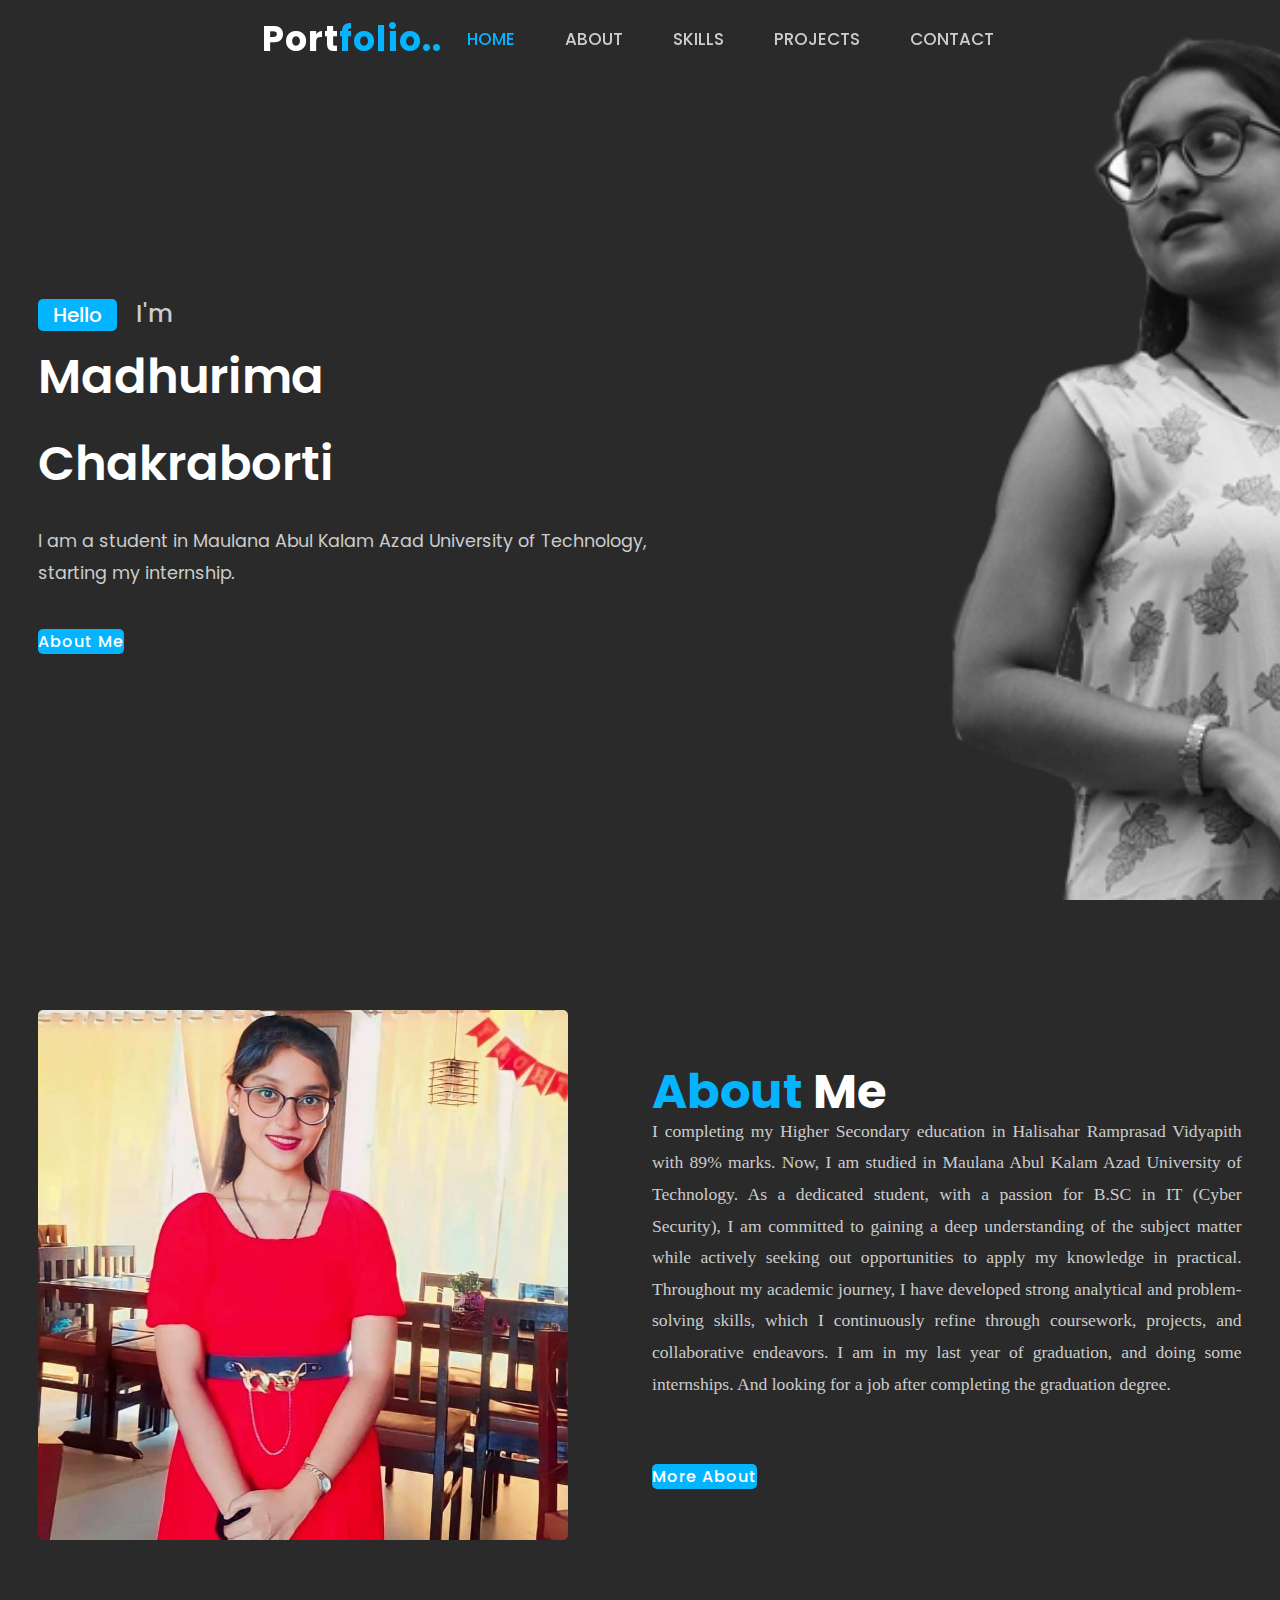
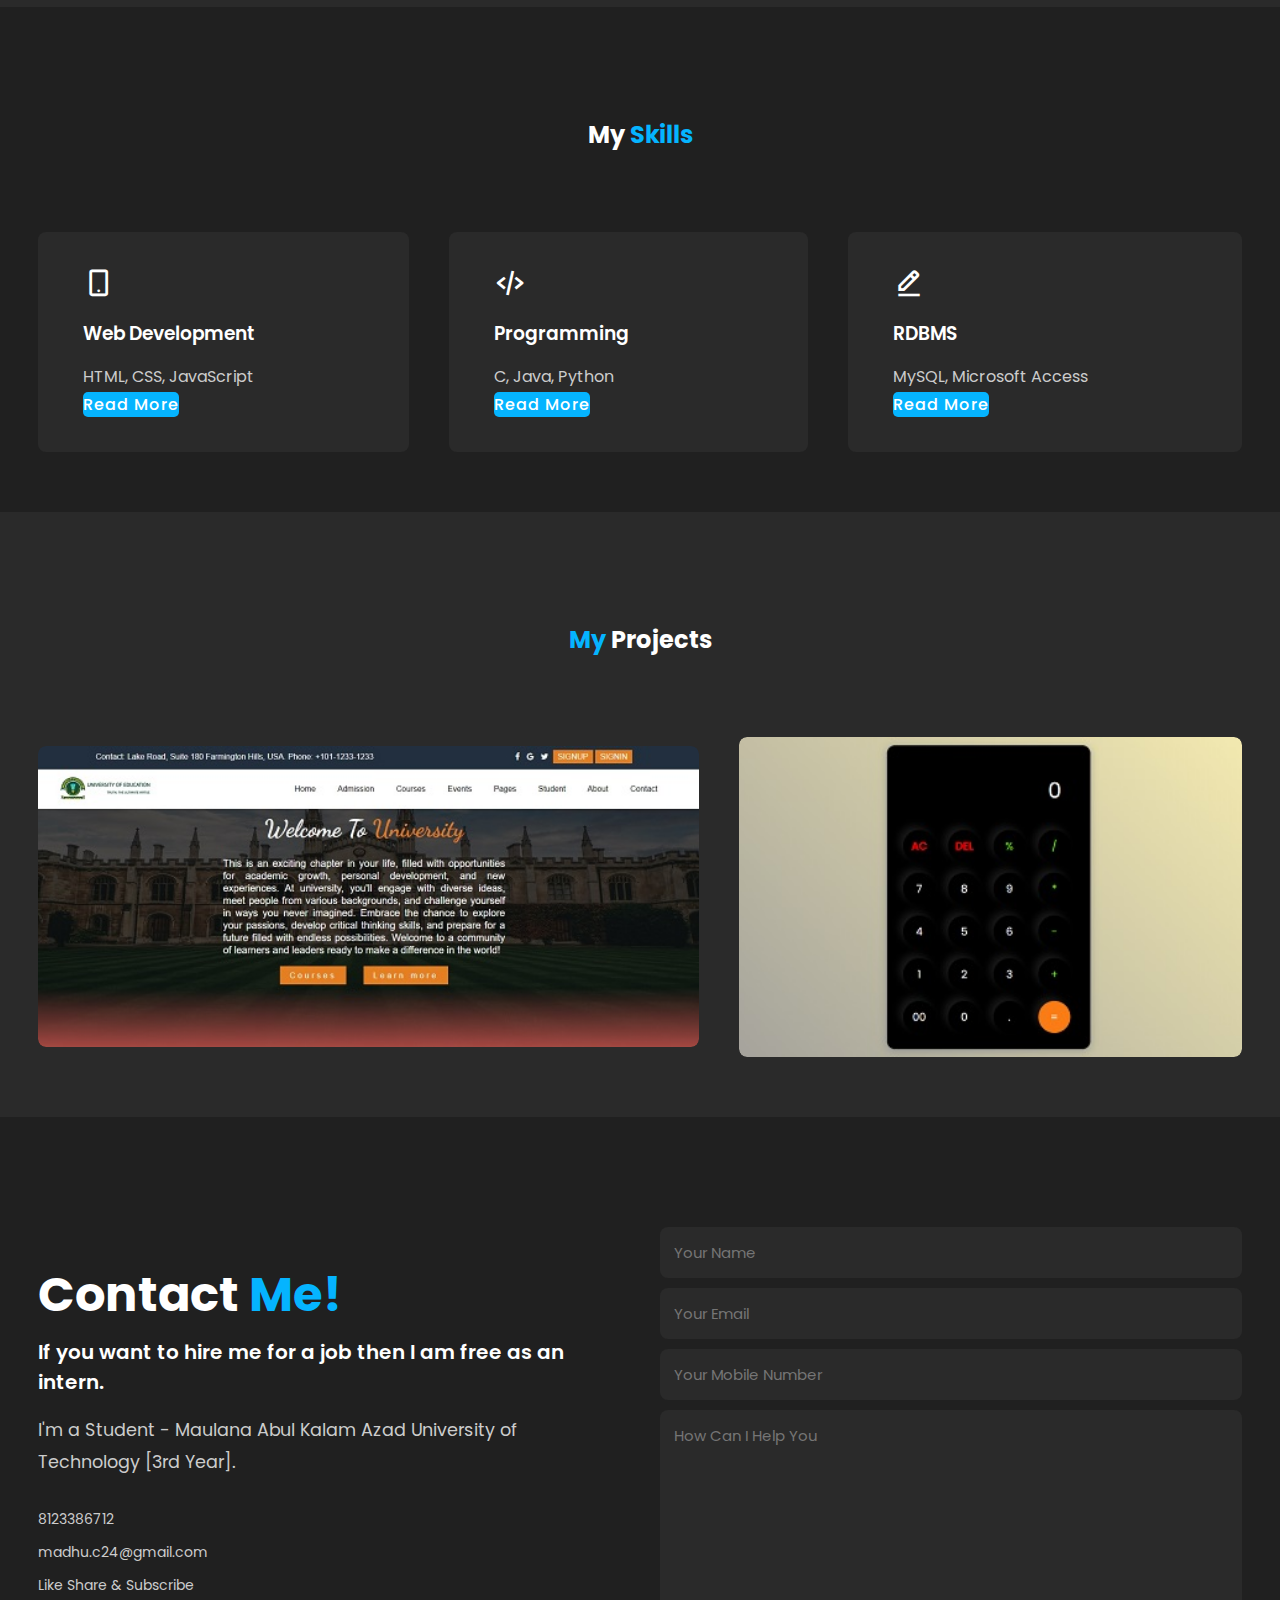
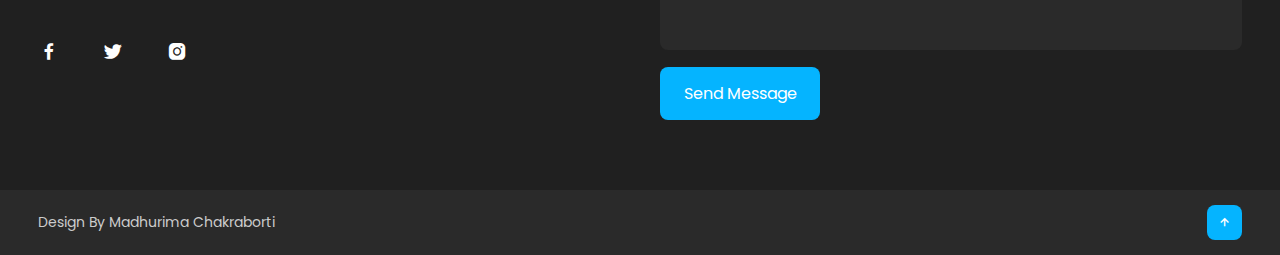
<file: index.html>
<!DOCTYPE html>
<html lang="en">
	<head>
		<meta charset="utf-8">
		<meta name="viewport" content="width=device-width, initial-scale=1">
		<title>My Portfolio</title>
		<link rel="stylesheet" type="text/css" href="style1.css">
		<link rel="stylesheet" href="https://unpkg.com/boxicons@latest/css/boxicons.min.css">
	</head>
	
	<body>
	<!-- Header Section -->
	<header>
		<a href="#" class="logo">Port<span>folio..</span></a>
		<ul class="navlist">
			<li><a href="#home" class="active">HOME</a></li>
			<li><a href="#about">ABOUT</a></li>
			<li><a href="#skills">SKILLS</a></li>
			<li><a href="#projects">PROJECTS</a></li>
			<li><a href="#contact">CONTACT</a></li>
		</ul>
		<div class="bx bx-menu" id="menu-icon"></div>
	</header>
	
	<!-- Home Section -->
	<section class="home" id="home">
		<div class="home-text">
			<div class="slide">
				<span class="one">Hello</span>
				<span class="two"><font size="5">I'm</font></span>
			</div>
			<h1>Madhurima</h1>
			<h1>Chakraborti</h1>
			<p align="justify">I am a student in Maulana Abul Kalam Azad University of Technology,<br> starting my internship.</p>
			<div class="button">
				<a href="#" class="btn">About Me</a>
			</div>
		</div>
	</section>
	<!-- About Section -->
	<section class="about" id="about">
		<div class="about-img">
			<img src="abt.jpg">
		</div>
		<div class="about-text">
			<h2><span>About </span>Me</h2>
			<p align="justify">I completing my Higher Secondary education in Halisahar Ramprasad Vidyapith with 89% marks. 
				Now, I am studied in Maulana Abul Kalam Azad University of Technology. 
				As a dedicated student, with a passion for B.SC in IT (Cyber Security), I am committed to gaining a deep understanding of the subject matter 
				while actively seeking out opportunities to apply my knowledge in practical. 
				Throughout my academic journey, I have developed strong analytical and problem-solving skills, 
				which I continuously refine through coursework, projects, and collaborative endeavors.
				I am in my last year of graduation, and doing some internships. And looking for a job after completing the graduation degree.
			</p>
			<a href="#" class="btn">More About</a>
		</div>
	</section>
	<!-- Skill Section -->
	<section class="skills" id="skills">
	<div class="main-text">
		<h2>My <span>Skills</span></h2>
	</div>
	<div class="skills-content">
		<div class="box">
			<div class="s-icons">
				<i class='bx bx-mobile-alt'></i>
			</div>
			
			<h3>Web Development</h3>
			<p>HTML, CSS, JavaScript</p>
			<a href="#" class="btn">Read More</a>
		</div>
			
		<div class="box">
			<div class="s-icons">
				<i class='bx bx-code-alt'></i>
			</div>
			<h3>Programming</h3>
			<p>C, Java, Python</p>
			<a href="#" class="btn">Read More</a>
		</div>
		
		<div class="box">
			<div class="s-icons">
				<i class='bx bx-edit-alt'></i>
			</div>
			<h3>RDBMS</h3>
			<p>MySQL, Microsoft Access</p>
			<a href="#" class="btn">Read More</a>
		</div>
	</div>
	</section>
	<!-- My Projects -->
	<section class="projects" id="projects">
		<div class="main-text">
			<h2><span>My </span>Projects</h2>
		</div>
		<div class="projects-content">
			<div class="row">
				<img src="landingpage1.jpg">
				<div class="layer">
					<h5>Landing Page</h5>
					<p align="justify">This is a basic website page which is called "Landing Page".
						It is basis on the University or college portal. It is simple but also attractive.</p>
					<a href="#"> <i class='bx bx-link-external'></i></a>
				</div>
			</div>
			
			<div class="row">
				<img src="calc1.jpg">
				<div class="layer">
					<h5>Calculator</h5>
					<p align="justify">This is a Calculator. Where we can calculate any kind of equation
						like sum, subtraction, product, division and modulous.
						Also we have clear, delete button.</p>
					<a href="#"> <i class='bx bx-link-external'></i></a>
				</div>
			</div>
		</div>
	</section>
	
	<!-- Contact Section -->
	<section class="contact" id="contact">
		<div class="contact-text">
			<h2>Contact <span>Me!</span></h2>
			<h4>If you want to hire me for a job then I am free as an intern.</h4>
			<p>I'm a Student - Maulana Abul Kalam Azad University of Technology [3rd Year].</p>
			<div class="list">
				<li><a href="#">8123386712</a></li>
				<li><a href="#">madhu.c24@gmail.com</a></li>
				<li><a href="#">Like Share & Subscribe</a></li>
			</div>
			
			<div class="contact-icons">
				<a href="#"><i class='bx bxl-facebook' ></i></a>
				<a href="#"><i class='bx bxl-twitter' ></i></a>
				<a href="#"><i class='bx bxl-instagram-alt' ></i></a>
			</div>
		</div>
		
		<div class="contact-form">
				<form action="">
					<input type="name" placeholder="Your Name " required>
					<input type="email" placeholder="Your Email " required>
					<input type="number" placeholder="Your Mobile Number " required>
					<textarea name="" id="" cols="35" rows="10" placeholder="How Can I Help You " required></textarea>
					<input type="submit" value="Send Message" class="submit" required>
				</form>
		</div>
	</section>
	
	<!-- End Section -->
	<section class="end">
		<div class="last-text">
			<p>Design By Madhurima Chakraborti</p>
		</div>
		<div class="top">
			<a href="#home"><i class='bx bx-up-arrow-alt' ></i></a>
		</div>
	</section>
	</body>
</html>
</file>
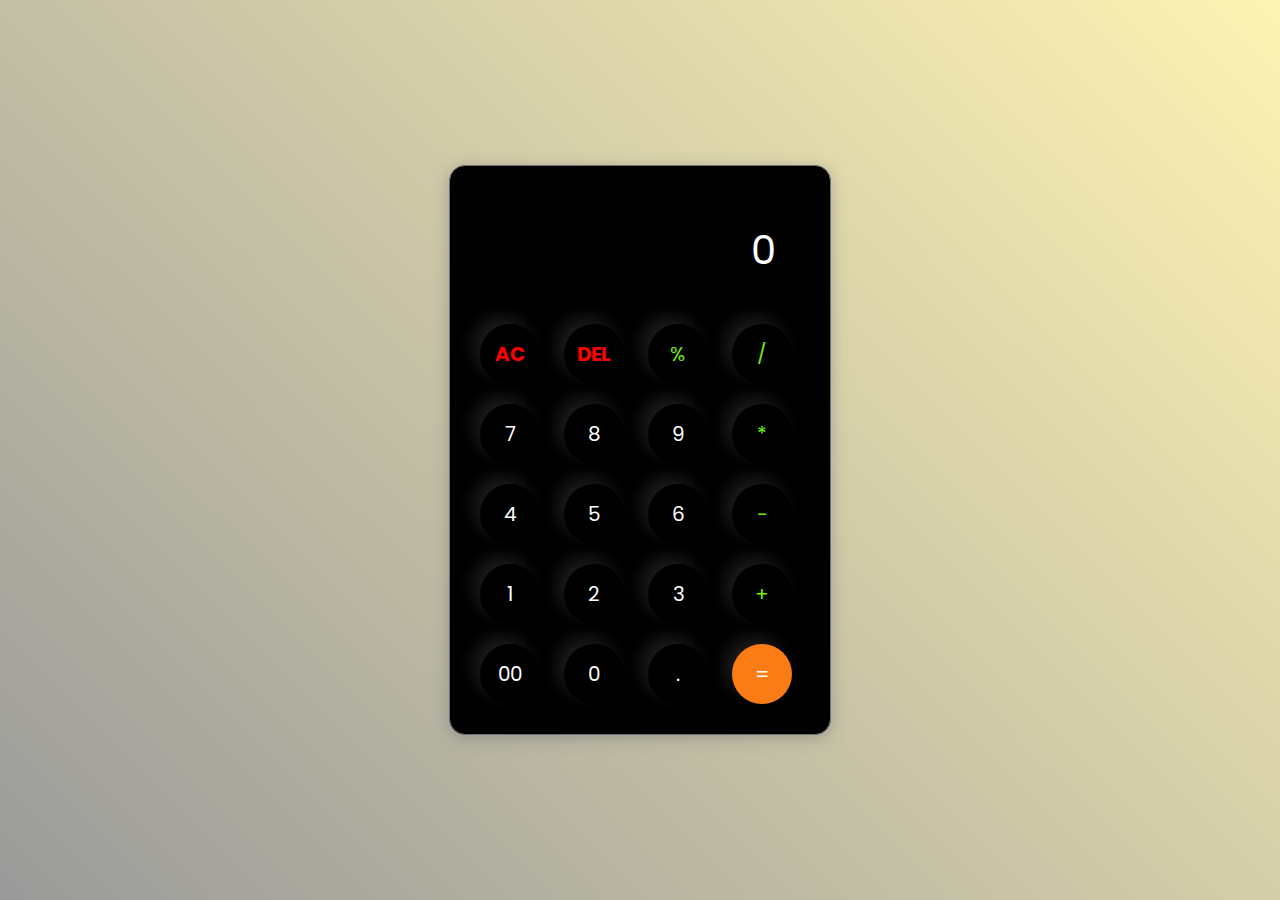
<file: calculator.html>
<!DOCTYPE html>
<html>
<head>
		<link rel="stylesheet" href="calc.css">
		<title>Calculator</title>
</head>
<body>
	<div class="Calculator">
		<input type="text" placeholder="0" id="inputBox">
		<div>
			<button class="operator1"><strong>AC</strong></button>
			<button class="operator1"><strong>DEL</strong></button>
			<button class="operator">%</button>
			<button class="operator">/</button>
		</div>
		<div>
			<button>7</button>
			<button>8</button>
			<button>9</button>
			<button class="operator">*</button>
		</div>
		<div>
			<button>4</button>
			<button>5</button>
			<button>6</button>
			<button class="operator">-</button>
		</div>
		<div>
			<button>1</button>
			<button>2</button>
			<button>3</button>
			<button class="operator">+</button>
		</div>
		<div>
			<button>00</button>
			<button>0</button>
			<button>.</button>
			<button class="equalBtn">=</button>
		</div>
	</div>
	
	<script src="calc1.js"></script>
</body>
</html>
</file>
<file: style1.css>
@import url('https://fonts.googleapis.com/css2?family=Montserrat:wght@300;500;600;800;900&family=Poppins:wght@300;400;500;600&display=swap');
*{
	padding:0;
	margin:0;
	box-sizing: border-box;
	text-decoration: none;
	list-style: none;
	scroll-behavior: smooth;
	font-family: 'Poppins', sans-serif;
}
:root{
	--bg-color: #2a2a2a;
	--second-bg-color:#202020;
	--text-color:#fff;
	--second-color:#ccc;
	--main-color:#05b4ff;
	--big-font:4rem;
	--h2-font:3rem;
	--p-font:1.1rem;
}
body{
	background: var(--bg-color);
	color: var(--text-color);
}
header{
	position: fixed;
	width: 100%;
	top: 0;
	right: 0;
	z-index: 1000;
	display: flex;
	align-items: center;
	justify-content: center;
	background: transparent;
	padding: 22px 15%;
	border-bottom: 1px solid transparent;
	transition: all .45s ease;
}
.logo{
	color: var(--text-color);
	font-size: 35px;
	font-weight: 700;
	letter-spacing: 1px;
}
span{
	color: var(--main-color);
}
.navlist{
	display: flex;
}
.navlist a{
	color: var(--second-color);
	font-size: 17px;
	font-weight: 500;
	margin: 0 25px;
	transition: all .45s ease;
}
.navlist a:hover{
	color: var(--main-color);
}
.navlist a.active{
	color: var(--main-color);
}

#menu-icon{
	font-size:35px;
	color: var(--text-color);
	z-index: 1000;
	cursor: pointer;
	margin-left: 25px;
	display: none;
}
section{
	padding: 160px 15% 120px;
}
.home{
	position: relative;
	height: 100vh;
	width: 100%;
	background-image: url(pic4.png);
	background-size: cover;
	background-position: center;
	display: flex;
	align-items: center;
	justify-content: flex-start;
}
.slide{
	margin-bottom: 20px;
}
.one{
	display: inline-block;
	margin-right: 15px;
	padding: 0 15px;
	line-height: 32px;
	font-size: 20px;
	font-weight: 500;
	border-radius: 5px;
	background: var(--main-color);
	color: var(--text-color);
}
.two{
	display: inline-block;
	color: var(--second-color);
	font-size: 20 px;
	font-weight: 500;
}
.home-text h1{
	font-size: var(--p-font);
	font-weight: 600;
	color: var(--text-color);
	line-height: 1.1;
	margin: 0 0 8px;
}
.home-text h1{
	color: var(--text-color);
	margin: 0 0 35px;
	font-size: 3rem;
	font-weight: 600;
	line-height: 1.1;
}
.home-text p{
	color: var(--second-color);
	font-size: var(--p-font);
	line-height: 1.8;
	margin-bottom: 40px;
}
.button{
	display: inline-block;
	align-items: center;
	justify-content: center;
}
.btn{
	display: inline-block;
	padding: 12 px;
	background: var(--main-color);
	border-radius: 5px;
	color: var(--text-color);
	font-size: 1rem;
	letter-spacing: 1px;
	font-weight: 500;
	transition: all .45s ease;
}
.btn: hover{
	transform: scale(0.9);
}

.about{
	display: grid;
	grid-template-columns: repeat(2,1fr);
	align-items: center;
	gap: 1.5rem;
}
.about-img img{
	max-width: 530px;
	height: auto;
	width: 100%;
	border-radius: 5px;
}
.about-text h2{
	font-size: var(--h2-font);
	line-height: 1;
}
.about-text p{
	color: var(--second-color);
	font-size: var(--p-font);
	font-family: 'Times New Roman', Times, serif;
	line-height: 1.8;
	margin-bottom: 4rem;
}

.skills{
	background: var(--second-bg-color);
}
.main-text{
	text-align: center;
}
.main-text p{
	color: var(--second-color);
	font-size: 15px;
	margin-bottom: 15px;
}
/*.main-text h2{
	font-size: var(--h2-font);
	line-height: 1;
}*/
.skills-content{
	display: grid;
	grid-template-columns: repeat(auto-fit, minmax(250px, auto));
	align-items: center;
	gap: 2.5rem;
	margin-top: 5rem;
}
.box{
	background: var(--bg-color);
	padding: 35px 45px;
	border-radius: 8px;
	transition: all .45s ease;
}
.s-icons i{
	font-size: 32px;
	margin-bottom: 20px;
}
.box h3{
	font-size: 24 px;
	font-weight: 600;
	color: var(--text-color);
	margin-bottom: 15px;
}
.box p{
	color: var(--second-color);
	font-size: 1rem;
	line-height: 1.8;
	margin-bottom: 25 px;
}
.box:hover{
	transform: translateY(-8px);
	cursor: pointer;
}

.projects-content{
	display: grid;
	grid-template-columns: repeat(auto-fit, minmax(350px, auto));
	align-items: center;
	gap: 2.5rem;
	margin-top: 5rem;
}
.row{
	position: relative;
	overflow: hidden;
	border-radius: 8px;
	cursor: pointer;
}
.row img{
	width: 100%;
	border-radius: 8px;
	display: block;
	transition: transform 0.5s;
}
.layer{
	width: 100%;
	height: 0;
	background: linear-gradient(rgba(0,0,0,0.1), #00a6ff);
	position: absolute;
	border-radius: 8px;
	left: 0;
	bottom: 0;
	overflow: hidden;
	display: flex;
	flex-direction: column;
	align-items: center;
	padding: 0 40px;
	transition: height 0.5s;
}
.layer h5{
	font: 20px;
	font-weight: 600;
	margin-bottom: 15px;
}
.layer p{
	color: var(--second-color);
	font-size: 1rem;
	line-height: 1.8;
}
.layer i{
	color: var(--main-color);
	margin-top: 20px;
	font-size: 20px;
	background: var(--text-color);
	width: 60px;
	height: 60px;
	display: flex;
	align-items: center;
	justify-content: center;
	border-radius: 50%;
}
.row:hover img{
	transform: scale(1.1);
}
.row:hover .layer{
	height: 100%;
}

.contact{
	background: var(--second-bg-color);
	display: grid;
	grid-template-columns: repeat(2, 1fr);
	align-items: center;
	gap: 2.5rem;
}
.contact-text h4{
	color: var(--text-color);
	margin: 18px 0;
	font-size: 20px;
	font-weight: 600;
}
.contact-text h2{
	font-size: var(--h2-font);
	line-height: 1;
}
.contact-text p{
	color: var(--second-color);
	font-size: var(--p-font);
	line-height: 1.8;
	margin-bottom: 30px;
}
.list{
	margin-bottom: 2.8rem;
}
.list li{
	margin-bottom: 12px;
}
.list li a{
	display: block;
	color: var(--second-color);
	font-size: 14px;
	transition: all .45s ease;
}
.list li a:hover{
	color: var(--text-color);
	transform: translateY(5px);
}
.contact-icons i{
	height: 45px;
	width: 45px;
	color: var(--text-color);
	font-size: 22px;
	display: inline-block;
	align-items: center;
	justify-content: center;
	border-radius: 8px;
	margin-right: 15px;
	transition: all .45s ease;
}
.contact-icons i:hover{
	color: var(--main-color);
}
.contact-form form{
	position: relative;
}
.contact-form form input, form textarea{
	width: 100%;
	padding: 14px;
	background: var(--bg-color);
	color: var(--text-color);
	border: none;
	outline: none;
	font-size: 15px;
	border-radius: 8px;
	margin-bottom: 10px;
}
.contact-form textarea{
	resize: none;
	height: 240px;
}
.contact-form .submit{
	display: inline-block;
	font-size: 16px;
	background: var(--main-color);
	color: var(--text-color);
	width: 160px;
	transition: all .45s ease;
}
.contact-form .submit:hover{
	transform: scale(1.1);
	cursor: pointer;
}

.end{
	padding: 20px 15%;
	display: flex;
	flex-wrap: wrap;
	align-items: center;
	justify-content: space-between;
	gap: 2rem;
	background: var(--bg-color);
}
.last-text p{
	color: var(--second-color);
	font-size: 14px;
}
.top i{
	padding: 10px;
	border-radius: 8px;
	font-size: 15px;
	color: var(--text-color);
	background: var(--main-color);
}

@media (max-width: 1480px){
	header{
		padding: 12px 2.5%;
		transition: .1s;
	}
	section{
		padding: 110px  3% 60px;
	}
	.end{
		padding: 15px 3%;
	}
}
@media (max-width: 1100px){
	:root{
		--big-font:4rem;
		--h2-font:2.5rem;
		--p-font:1rem;
		transition: .1s;
	}
	.home-text h1{
		font-size: 2.5rem;
	}
	.home{
		height: 87vh;
	}
}
@media (max-width:920){
	.about{
		grid-template-columns: 1fr;
	}
	.about-img  img{
		width: 100%;
		height: auto;
		max-width: 100%;
	}
	.contact{
		grid-template-columns: 1fr;
	}
}
@media (max-width: 480px){
	#menu-icon{
		display: block;
	}
	.navlist{
		position: absolute;
		top: -1000px;
		right: 0;
		left: 0;
		display: flex;
		flex-direction: column;
		background: var(--bg-color);
		text-align: left;
		transition: all .45s ease;
		
	}
	.navlist a{
		display: block;
		margin: 17px;
		font-size: 20px;
		transition: all .45s ease;
		color: var(--text-color);
		
	}
	.navlist a:hover{
		color: var(--main-color);
	}
	navlist a.active{
		color: var(--text-color);
	}
	.navlist.open{
		top: 100%;
	}
}
</file>
<file: calc.css>
@import url('https://fonts.googleapis.com/css2?family=Poppins:wght@400;500&display=swap');

*{padding: 0; margin: 0; box-sizing: border-box; font-family: 'Poppins', sans-serif;}

body{
	width: 100%;
	height: 100vh;
	display: flex;
	justify-content: center;
	align-items: center;
	background: linear-gradient(45deg, #9a9a9a,  #fef3b3);
}

.Calculator{
	border: 1px solid #717377;
	padding: 20px;
	border-radius: 16px;
	background: black;
	box-shadow: 0px 3px 15px rgba(113, 115, 119, 0.5);
}

input{
	width: 320px;
	border: none;
	padding: 24px;
	margin: 10px;
	background: transparent;
	box-shadow: 0px 3px 15px rgbs(84,84,84,0.1);
	font-size: 40px;
	text-align: right;
	cursor: pointer;
	color: #ffffff;
}

input::placeholder{
	color: #ffffff;
}

button{
	border: none;
	width: 60px;
	height: 60px;
	margin: 10px;
	border-radius: 50%;
	background: transparent;
	color: #ffffff;
	font-size: 20px;
	box-shadow: -8px -8px 15px rgba(255,255,255,0.1);
	cursor: pointer;
}

.equalBtn{
	background-color: #fb7c14;
}

.operator{
	color: #6dee0a;
}

.operator1{
	color: #FF0000;
}
</file>
